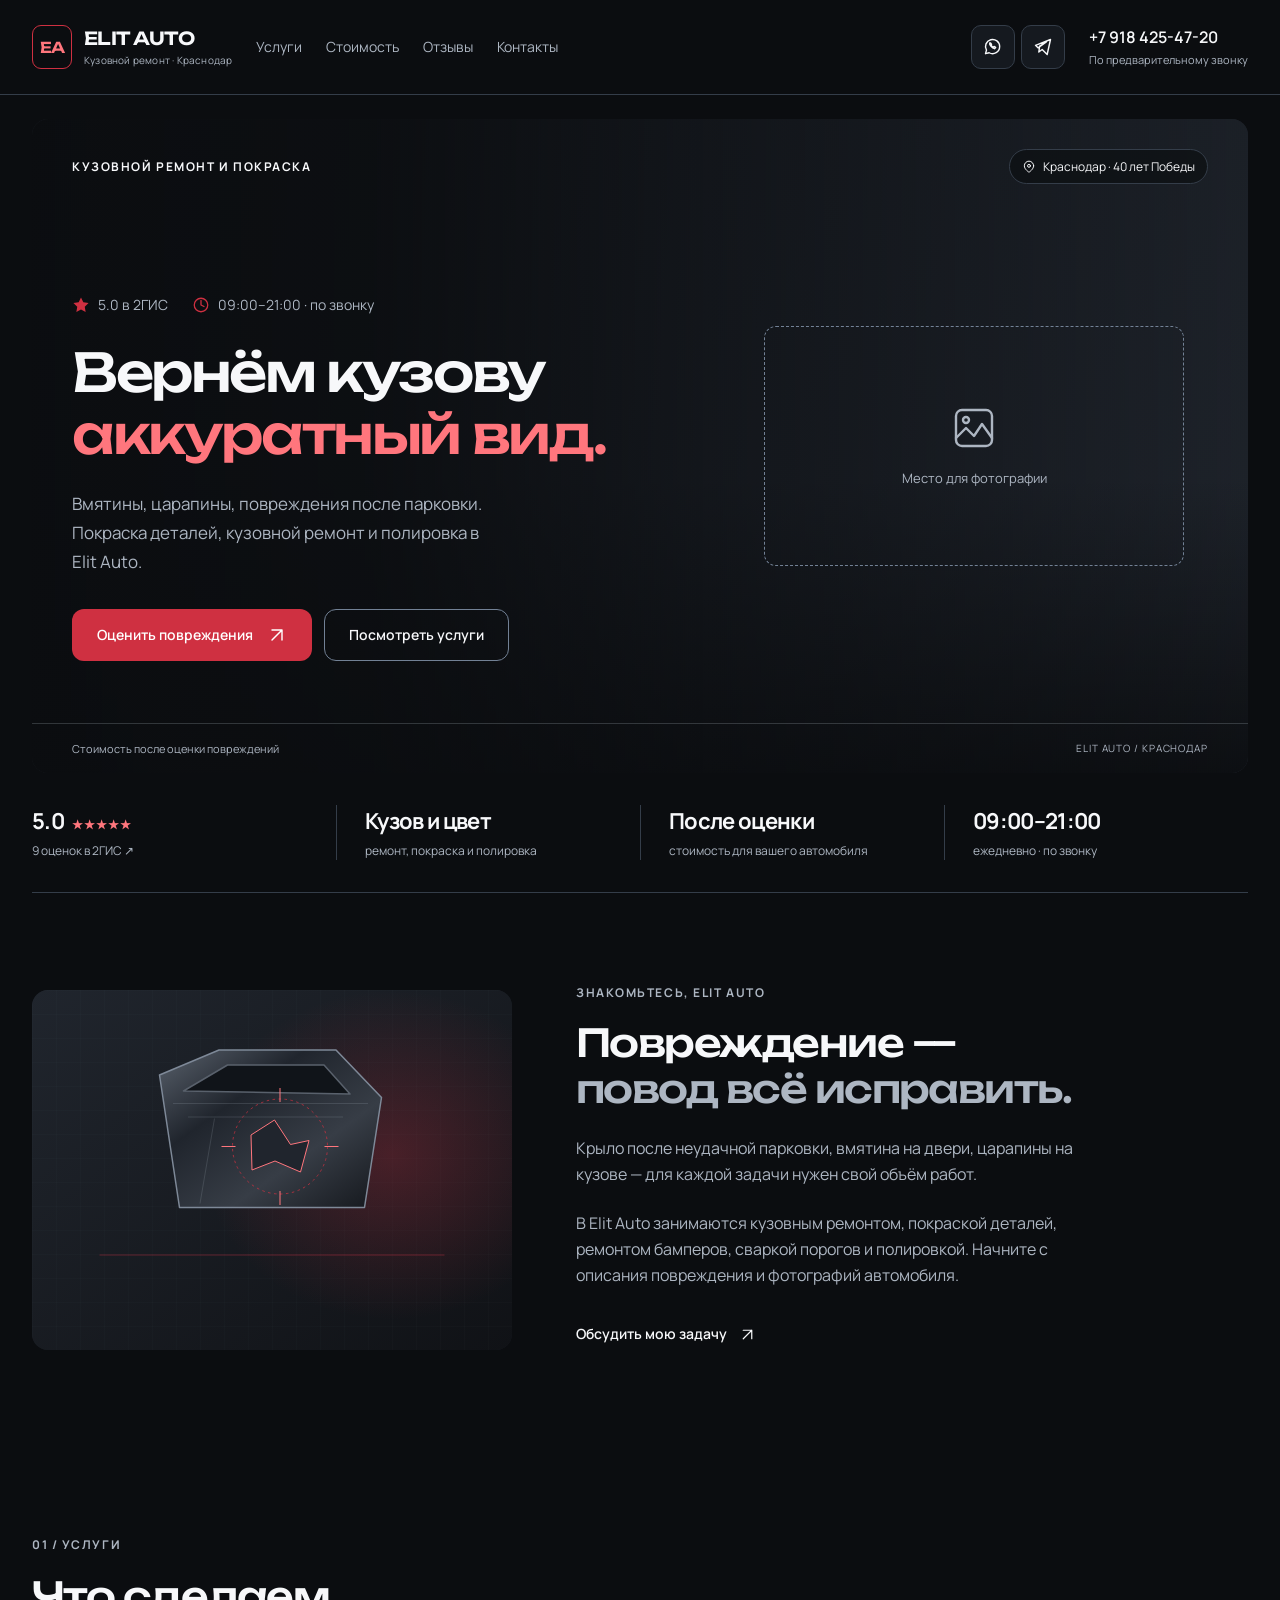
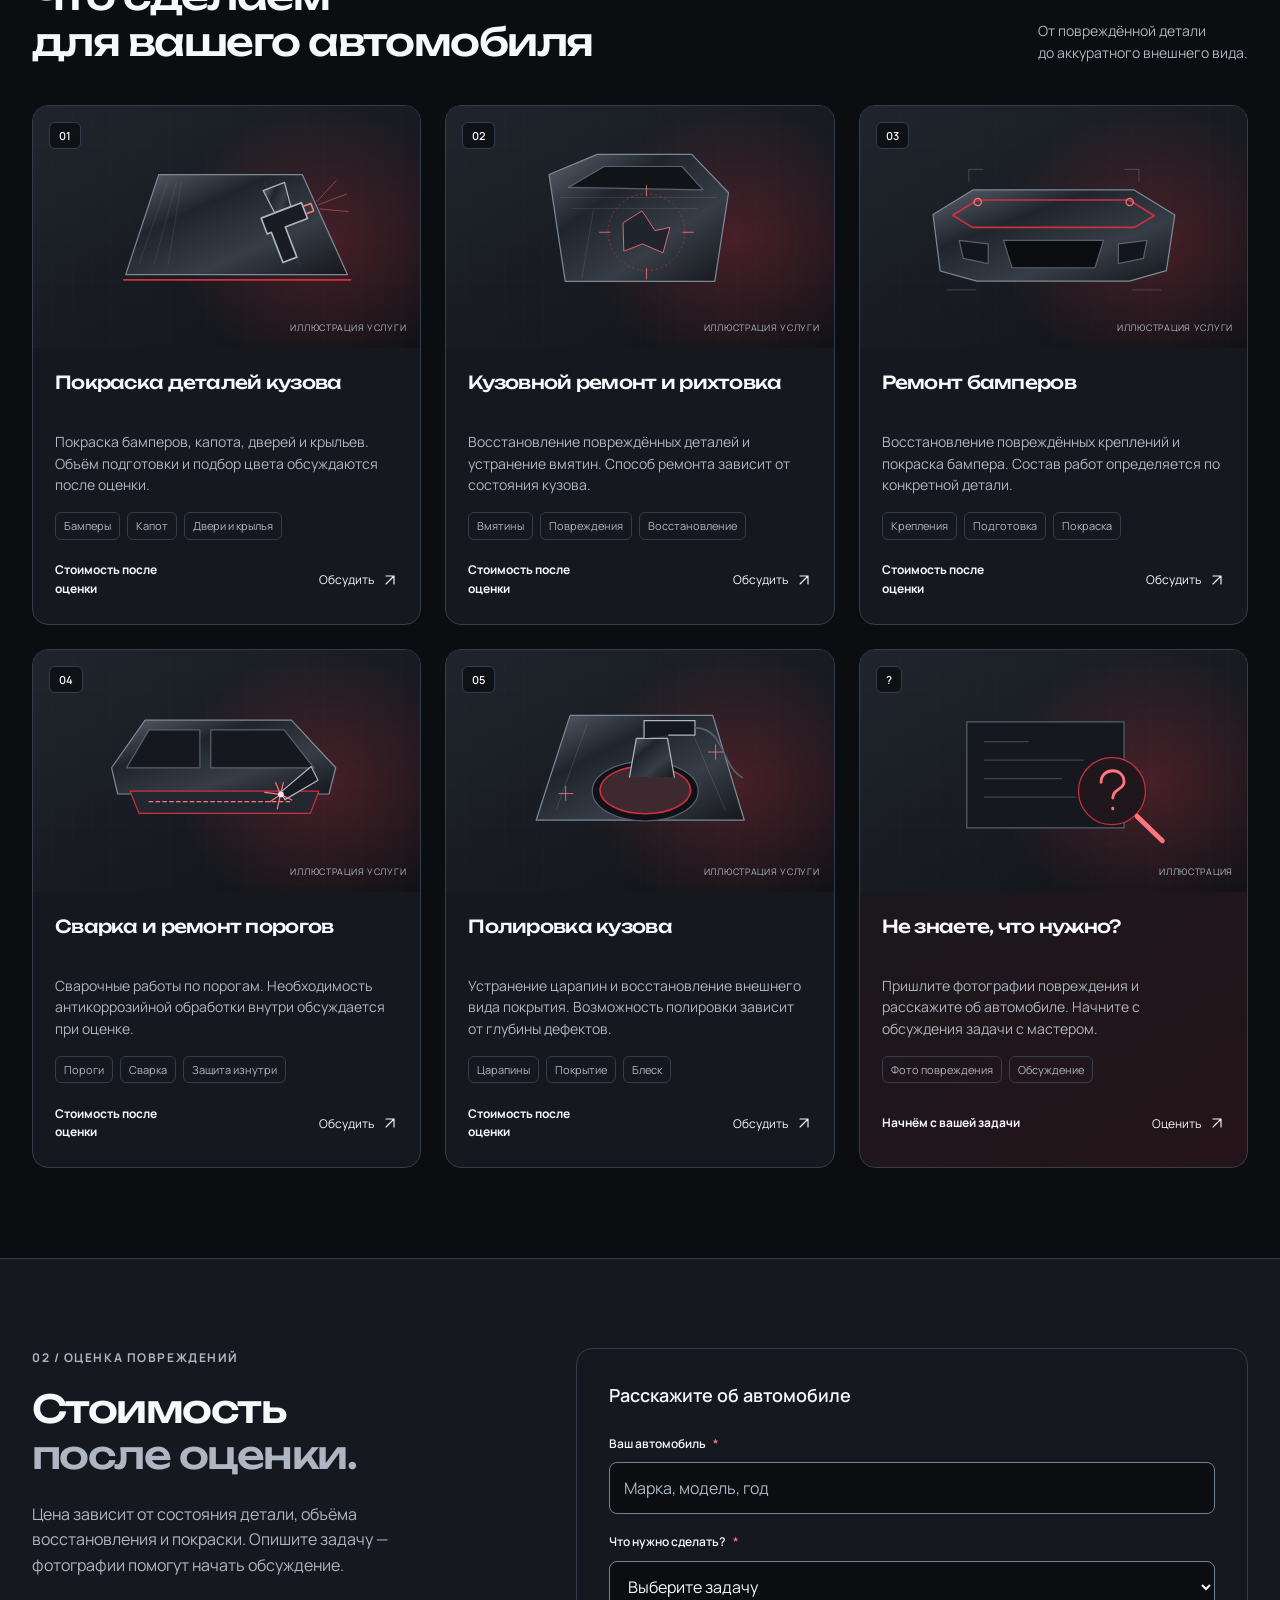
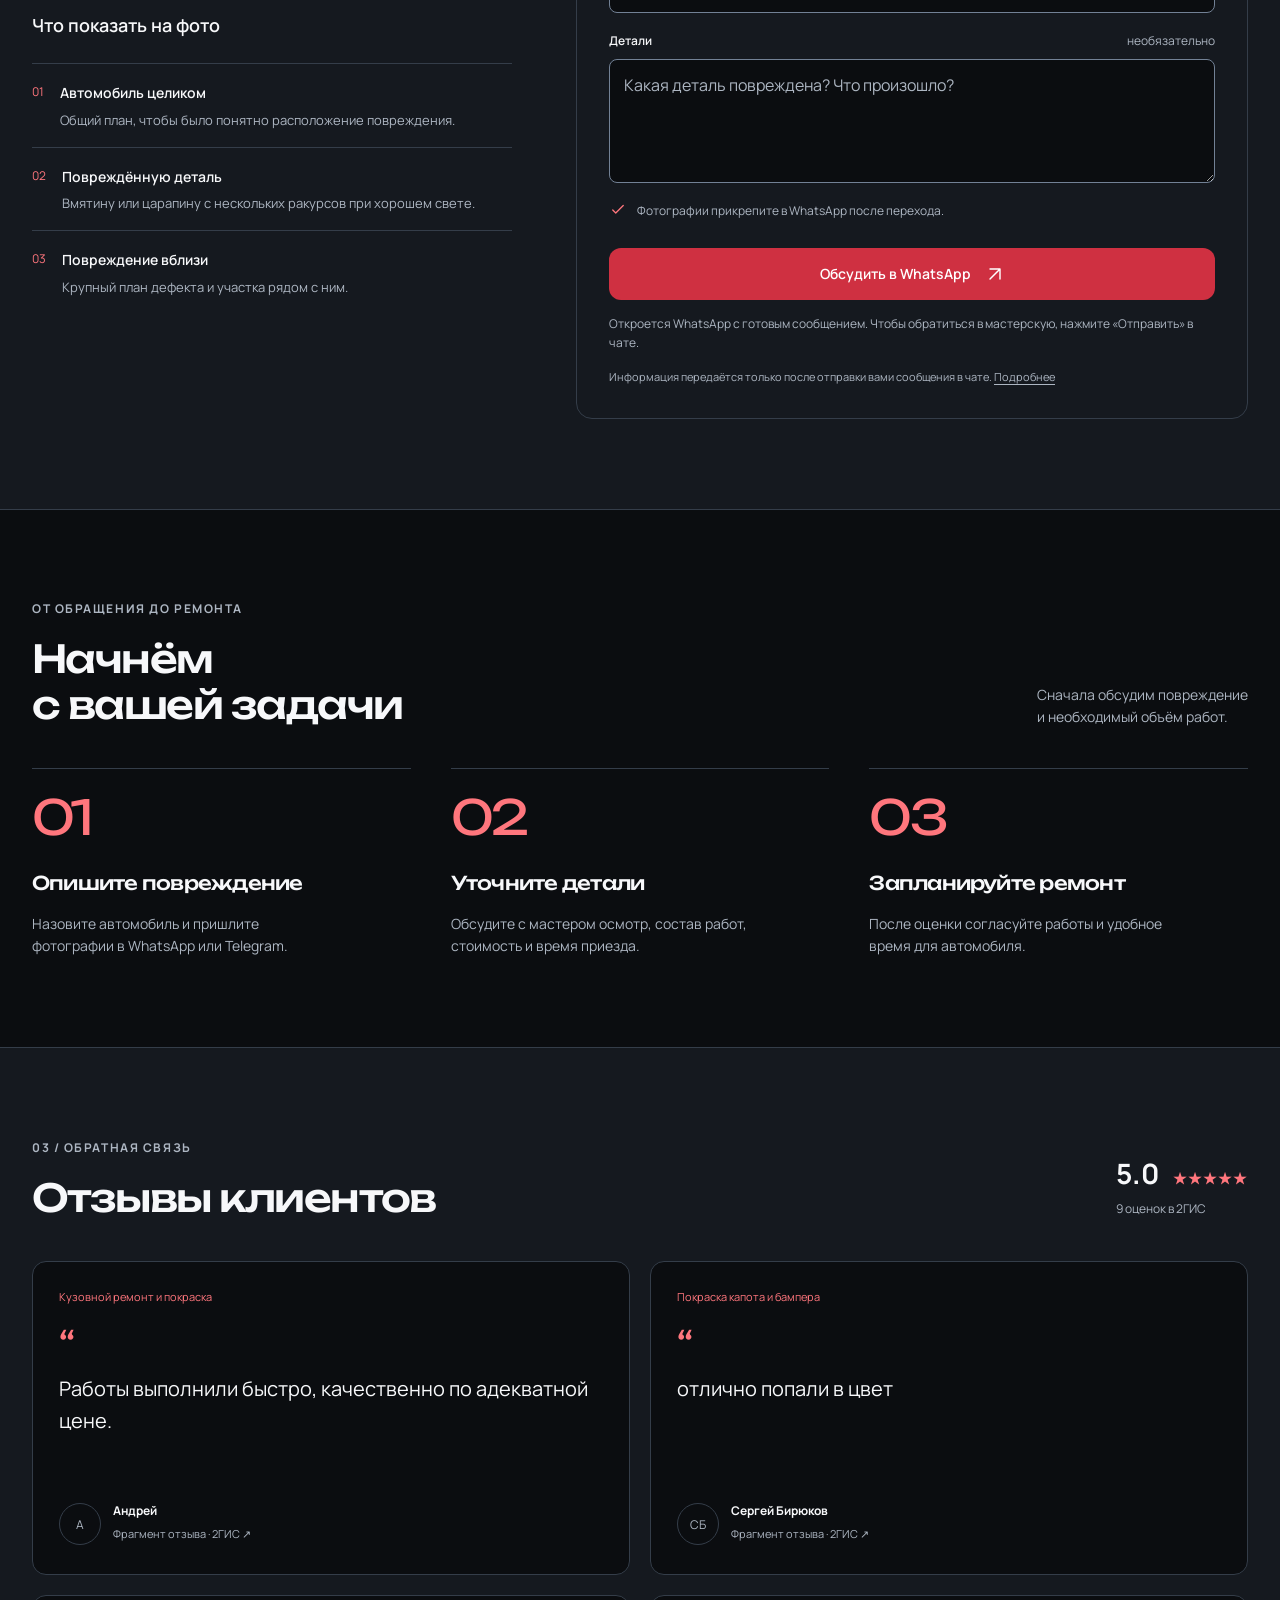
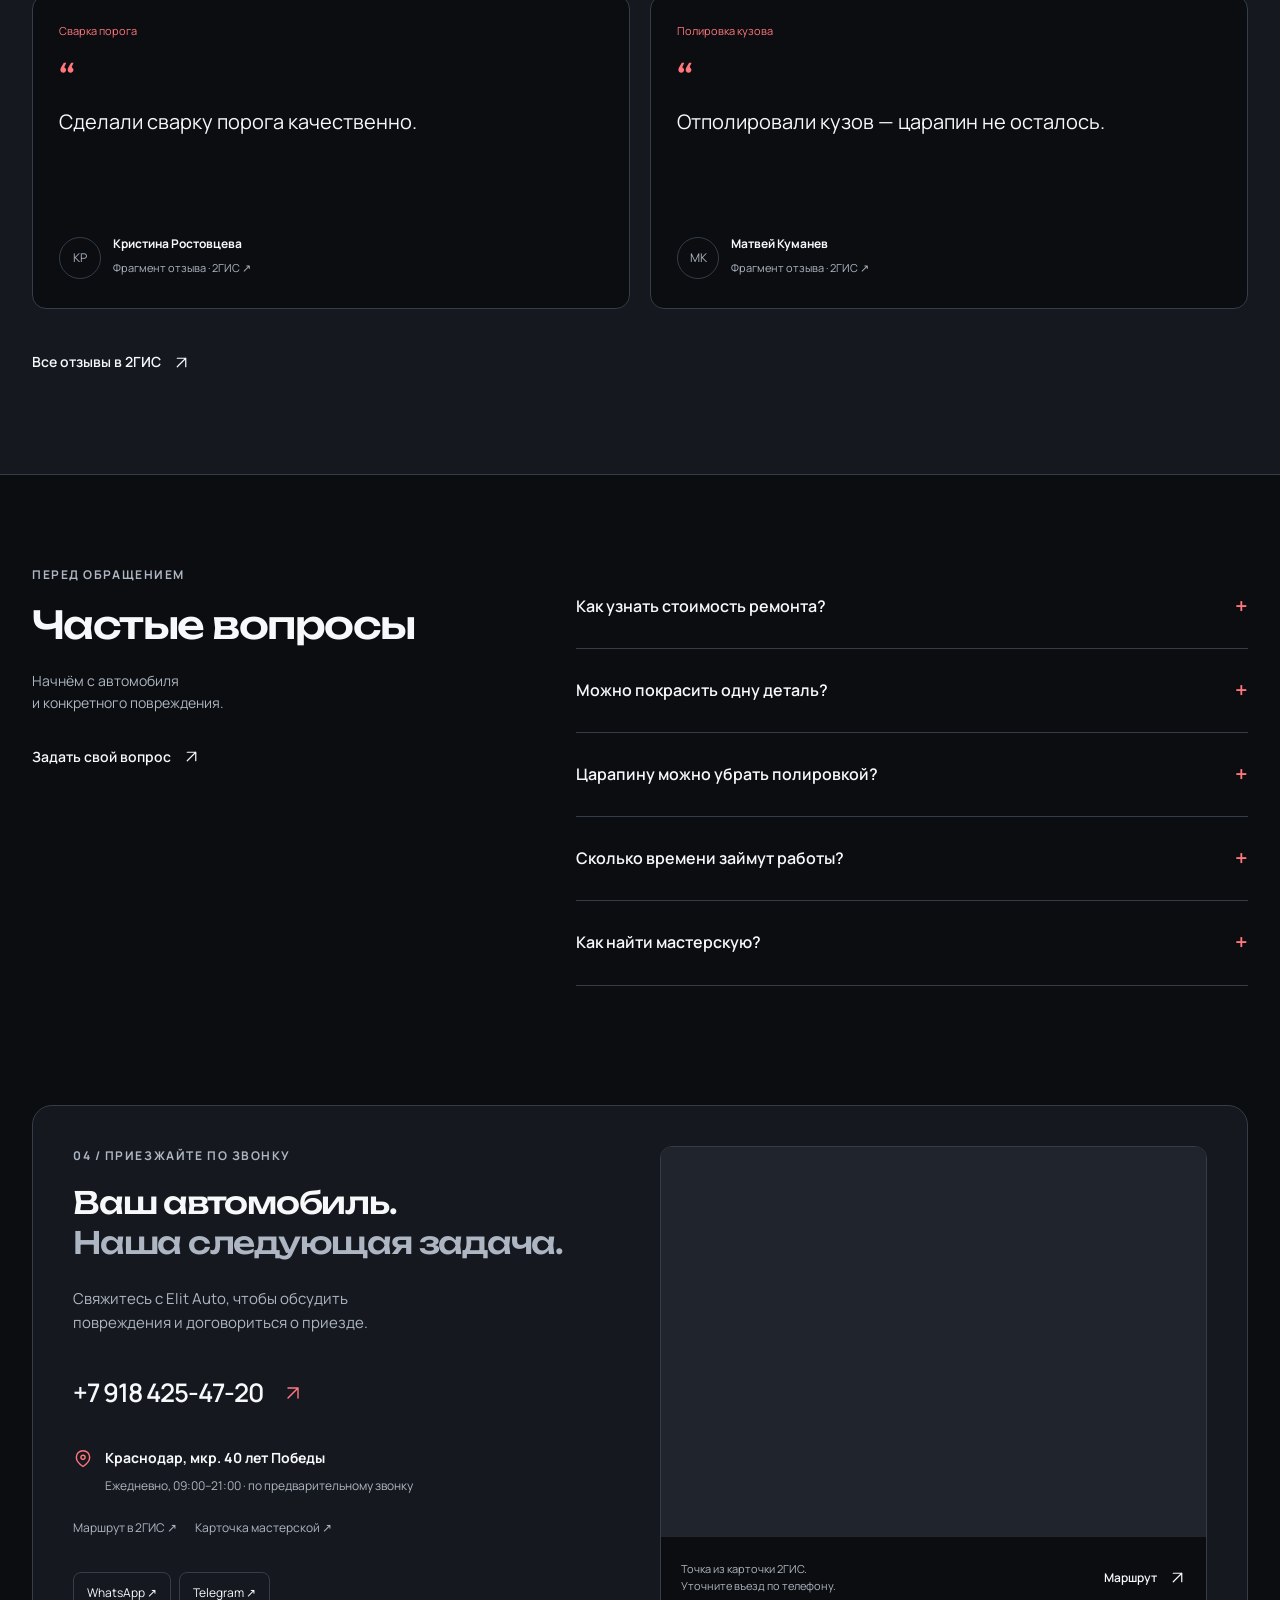
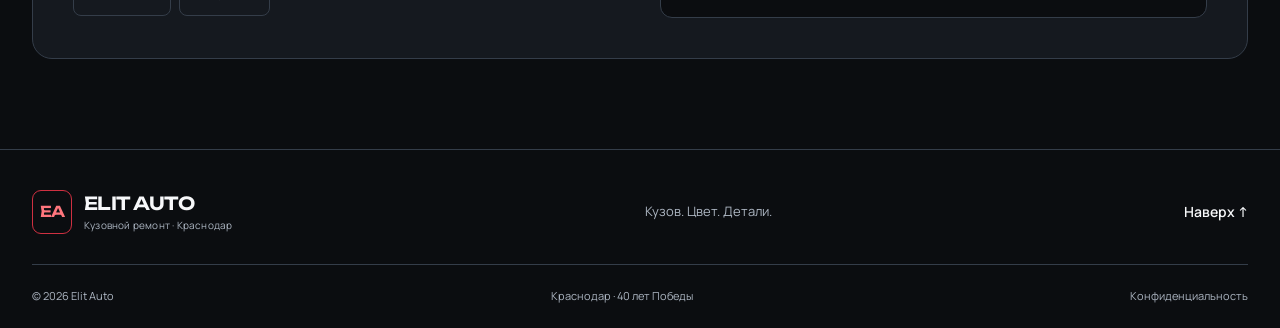
<file: index.html>
<!doctype html>
<html lang="ru" data-system="cinematic">
<head>
  <meta charset="utf-8">
  <meta name="viewport" content="width=device-width, initial-scale=1">
  <title>Elit Auto — кузовной ремонт и покраска в Краснодаре</title>
  <meta name="description" content="Покраска деталей, кузовной ремонт, ремонт бамперов, сварка порогов и полировка в Краснодаре. Elit Auto: стоимость после оценки повреждений. +7 918 425-47-20.">
  <meta name="theme-color" content="#0B0D10">
  <meta property="og:type" content="website">
  <meta property="og:locale" content="ru_RU">
  <meta property="og:title" content="Elit Auto — кузовной ремонт и покраска">
  <meta property="og:description" content="Вернём кузову аккуратный вид. Краснодар. Стоимость после оценки повреждений.">
  <meta property="og:url" content="https://elit-auto-krasnodar.erofeypavlovich.chatgpt.site/">
  <link rel="canonical" href="https://elit-auto-krasnodar.erofeypavlovich.chatgpt.site/">
  <link rel="icon" href="assets/favicon.svg" type="image/svg+xml">
  <link rel="preload" href="assets/fonts/Manrope.woff" as="font" type="font/woff" crossorigin>
  <link rel="preload" href="assets/fonts/Unbounded.woff" as="font" type="font/woff" crossorigin>
  <link rel="stylesheet" href="tokens.css">
  <link rel="stylesheet" href="styles.css">
  <script type="application/ld+json">{"@context": "https://schema.org", "@type": "AutoBodyShop", "name": "Elit Auto", "url": "https://elit-auto-krasnodar.erofeypavlovich.chatgpt.site/", "telephone": "+79184254720", "description": "Кузовной ремонт, покраска деталей, ремонт бамперов, сварка порогов и полировка в Краснодаре.", "address": {"@type": "PostalAddress", "addressLocality": "Краснодар", "addressCountry": "RU"}, "geo": {"@type": "GeoCoordinates", "latitude": 45.050608, "longitude": 39.004869}, "sameAs": ["https://2gis.ru/krasnodar/firm/70000001096954337", "https://t.me/+79184254720"]}</script>
  <script src="app.js" defer></script>
</head>
<body>
<a class="skip-link" href="#main">Перейти к содержимому</a>
<svg class="icon-sprite" aria-hidden="true" xmlns="http://www.w3.org/2000/svg">
  <symbol id="i-arrow" viewBox="0 0 24 24"><path d="M6 18 18 6M6 6h12v12"/></symbol>
  <symbol id="i-pin" viewBox="0 0 24 24"><path d="M20 10c0 6-8 11-8 11S4 16 4 10a8 8 0 1 1 16 0Z"/><circle cx="12" cy="10" r="2.5"/></symbol>
  <symbol id="i-check" viewBox="0 0 24 24"><path d="m5 12 4 4L19 6"/></symbol>
  <symbol id="i-close" viewBox="0 0 24 24"><path d="m6 6 12 12M18 6 6 18"/></symbol>
  <symbol id="i-menu" viewBox="0 0 24 24"><path d="M4 7h16M4 12h16M4 17h16"/></symbol>
  <symbol id="i-tg" viewBox="0 0 24 24"><path d="m3 10 18-7-4 18-6-6-4 3 1-7 8-5-10 7-3-3Z"/></symbol>
  <symbol id="i-wa" viewBox="0 0 24 24"><path d="M20 11.5a8.5 8.5 0 0 1-12.6 7.4L3 20l1.2-4.2A8.5 8.5 0 1 1 20 11.5Z"/><path d="M8 7c-.6 2.5 3 6.5 5.8 7l1.4-1.5-2-1.2-1 1a7 7 0 0 1-2.7-2.8l.8-.7L9 7H8Z"/></symbol>
  <symbol id="i-star" viewBox="0 0 24 24"><path d="m12 2 3.1 6.3 7 .9-5.1 5 1.2 7L12 18l-6.2 3.2 1.2-7-5.1-5 7-.9L12 2Z"/></symbol>
  <symbol id="i-clock" viewBox="0 0 24 24"><circle cx="12" cy="12" r="9"/><path d="M12 6v6l4 2"/></symbol>
  <symbol id="i-photo" viewBox="0 0 24 24"><rect x="3" y="3" width="18" height="18" rx="3"/><circle cx="8" cy="8" r="1.5"/><path d="m3 17 5-5 4 4 4-6 5 7"/></symbol>
</svg>
<header class="header" id="top"><div class="container header-inner">
  <a class="brand" href="#top" aria-label="Elit Auto — на главную"><span class="brand-monogram" aria-hidden="true">EA</span><span class="brand-text">ELIT AUTO<span>Кузовной ремонт · Краснодар</span></span></a>
  <nav class="desktop-nav" aria-label="Главная навигация"><a href="#services">Услуги</a><a href="#estimate">Стоимость</a><a href="#reviews">Отзывы</a><a href="#contacts">Контакты</a></nav>
  <div class="header-social" aria-label="Мессенджеры"><a href="https://wa.me/79184254720" target="_blank" rel="noopener noreferrer" aria-label="Написать в WhatsApp" title="WhatsApp"><svg><use href="#i-wa"/></svg></a><a href="https://t.me/+79184254720" target="_blank" rel="noopener noreferrer" aria-label="Написать в Telegram" title="Telegram"><svg><use href="#i-tg"/></svg></a></div>
  <a class="header-phone" href="tel:+79184254720">+7 918 425-47-20<span>По предварительному звонку</span></a>
  <button class="icon-button menu-toggle" type="button" aria-label="Открыть меню" aria-controls="menu-dialog" aria-expanded="false"><svg><use href="#i-menu"/></svg></button>
</div></header>
<main id="main">
  <section class="hero container" aria-labelledby="hero-title"><div class="hero-scene">
    <div class="hero-media hero-photo-placeholder" aria-hidden="true"></div><div class="hero-shade"></div><div class="photo-placeholder-label" role="img" aria-label="Место для фотографии"><svg aria-hidden="true"><use href="#i-photo"/></svg><span>Место для фотографии</span></div>
    <div class="hero-top"><span class="eyebrow">Кузовной ремонт и покраска</span><span class="location-label"><svg><use href="#i-pin"/></svg>Краснодар · 40 лет Победы</span></div>
    <div class="hero-content">
      <div class="hero-facts"><a href="https://2gis.ru/krasnodar/firm/70000001096954337/tab/reviews" target="_blank" rel="noopener noreferrer"><svg class="fact-star" aria-hidden="true"><use href="#i-star"/></svg>5.0 в 2ГИС</a><span><svg aria-hidden="true"><use href="#i-clock"/></svg>09:00–21:00 · по звонку</span></div>
      <h1 id="hero-title">Вернём кузову<br><span>аккуратный вид.</span></h1>
      <p>Вмятины, царапины, повреждения после парковки. Покраска деталей, кузовной ремонт и полировка в Elit Auto.</p>
      <div class="hero-actions"><a class="button button-primary" href="#estimate">Оценить повреждения<svg><use href="#i-arrow"/></svg></a><a class="button button-outline" href="#services">Посмотреть услуги</a></div>
    </div>
    <div class="hero-bottom"><span>Стоимость после оценки повреждений</span><span>Elit Auto / Краснодар</span></div>
  </div><div class="trust-strip">
    <a href="https://2gis.ru/krasnodar/firm/70000001096954337/tab/reviews" target="_blank" rel="noopener noreferrer"><strong>5.0 <span class="stars" aria-hidden="true">★★★★★</span></strong><span>9 оценок в 2ГИС ↗</span></a>
    <div><strong>Кузов и цвет</strong><span>ремонт, покраска и полировка</span></div>
    <div><strong>После оценки</strong><span>стоимость для вашего автомобиля</span></div>
    <div><strong>09:00–21:00</strong><span>ежедневно · по звонку</span></div>
  </div></section>

  <section class="section container about" id="about" aria-labelledby="about-title">
    <div class="about-visual"><img src="assets/about.svg" alt="Схематичная иллюстрация восстановления кузовной детали" width="960" height="720" loading="lazy"></div>
    <div class="about-copy"><p class="eyebrow">Знакомьтесь, Elit Auto</p><h2 id="about-title">Повреждение —<br><span class="text-muted">повод всё исправить.</span></h2><p>Крыло после неудачной парковки, вмятина на двери, царапины на кузове — для каждой задачи нужен свой объём работ.</p><p>В Elit Auto занимаются кузовным ремонтом, покраской деталей, ремонтом бамперов, сваркой порогов и полировкой. Начните с описания повреждения и фотографий автомобиля.</p><a class="text-link" href="#estimate">Обсудить мою задачу<svg><use href="#i-arrow"/></svg></a></div>
  </section>

  <section class="section container" id="services" aria-labelledby="services-title">
    <div class="section-heading"><div><p class="eyebrow">01 / Услуги</p><h2 id="services-title">Что сделаем<br>для вашего автомобиля</h2></div><p>От повреждённой детали<br>до аккуратного внешнего вида.</p></div>
    <div class="services-grid"><article class="service-card"><div class="service-image"><img src="assets/service-paint.svg" alt="Графическая иллюстрация: Покраска деталей кузова" width="960" height="600" loading="lazy"><span class="service-number">01</span><span class="illustration-label">Иллюстрация услуги</span></div><div class="service-body"><h3>Покраска деталей кузова</h3><p>Покраска бамперов, капота, дверей и крыльев. Объём подготовки и подбор цвета обсуждаются после оценки.</p><div class="service-tags"><span>Бамперы</span><span>Капот</span><span>Двери и крылья</span></div><div class="service-footer"><strong>Стоимость после оценки</strong><a href="#estimate" data-service="Покраска деталей кузова">Обсудить <svg aria-hidden="true"><use href="#i-arrow"/></svg></a></div></div></article><article class="service-card"><div class="service-image"><img src="assets/service-body.svg" alt="Графическая иллюстрация: Кузовной ремонт и рихтовка" width="960" height="600" loading="lazy"><span class="service-number">02</span><span class="illustration-label">Иллюстрация услуги</span></div><div class="service-body"><h3>Кузовной ремонт и рихтовка</h3><p>Восстановление повреждённых деталей и устранение вмятин. Способ ремонта зависит от состояния кузова.</p><div class="service-tags"><span>Вмятины</span><span>Повреждения</span><span>Восстановление</span></div><div class="service-footer"><strong>Стоимость после оценки</strong><a href="#estimate" data-service="Кузовной ремонт и рихтовка">Обсудить <svg aria-hidden="true"><use href="#i-arrow"/></svg></a></div></div></article><article class="service-card"><div class="service-image"><img src="assets/service-bumper.svg" alt="Графическая иллюстрация: Ремонт бамперов" width="960" height="600" loading="lazy"><span class="service-number">03</span><span class="illustration-label">Иллюстрация услуги</span></div><div class="service-body"><h3>Ремонт бамперов</h3><p>Восстановление повреждённых креплений и покраска бампера. Состав работ определяется по конкретной детали.</p><div class="service-tags"><span>Крепления</span><span>Подготовка</span><span>Покраска</span></div><div class="service-footer"><strong>Стоимость после оценки</strong><a href="#estimate" data-service="Ремонт бамперов">Обсудить <svg aria-hidden="true"><use href="#i-arrow"/></svg></a></div></div></article><article class="service-card"><div class="service-image"><img src="assets/service-welding.svg" alt="Графическая иллюстрация: Сварка и ремонт порогов" width="960" height="600" loading="lazy"><span class="service-number">04</span><span class="illustration-label">Иллюстрация услуги</span></div><div class="service-body"><h3>Сварка и ремонт порогов</h3><p>Сварочные работы по порогам. Необходимость антикоррозийной обработки внутри обсуждается при оценке.</p><div class="service-tags"><span>Пороги</span><span>Сварка</span><span>Защита изнутри</span></div><div class="service-footer"><strong>Стоимость после оценки</strong><a href="#estimate" data-service="Сварка и ремонт порогов">Обсудить <svg aria-hidden="true"><use href="#i-arrow"/></svg></a></div></div></article><article class="service-card"><div class="service-image"><img src="assets/service-polish.svg" alt="Графическая иллюстрация: Полировка кузова" width="960" height="600" loading="lazy"><span class="service-number">05</span><span class="illustration-label">Иллюстрация услуги</span></div><div class="service-body"><h3>Полировка кузова</h3><p>Устранение царапин и восстановление внешнего вида покрытия. Возможность полировки зависит от глубины дефектов.</p><div class="service-tags"><span>Царапины</span><span>Покрытие</span><span>Блеск</span></div><div class="service-footer"><strong>Стоимость после оценки</strong><a href="#estimate" data-service="Полировка кузова">Обсудить <svg aria-hidden="true"><use href="#i-arrow"/></svg></a></div></div></article><article class="service-card service-consult"><div class="service-image"><img src="assets/service-consult.svg" alt="Графическая иллюстрация оценки повреждений" width="960" height="600" loading="lazy"><span class="service-number">?</span><span class="illustration-label">Иллюстрация</span></div><div class="service-body"><h3>Не знаете, что нужно?</h3><p>Пришлите фотографии повреждения и расскажите об автомобиле. Начните с обсуждения задачи с мастером.</p><div class="service-tags"><span>Фото повреждения</span><span>Обсуждение</span></div><div class="service-footer"><strong>Начнём с вашей задачи</strong><a href="#estimate" data-service="Нужна консультация">Оценить <svg aria-hidden="true"><use href="#i-arrow"/></svg></a></div></div></article></div>
  </section>

  <section class="section prices-section" id="estimate" aria-labelledby="estimate-title"><div class="container price-layout">
    <div class="price-intro"><p class="eyebrow">02 / Оценка повреждений</p><h2 id="estimate-title">Стоимость<br><span class="text-muted">после оценки.</span></h2><p>Цена зависит от состояния детали, объёма восстановления и покраски. Опишите задачу — фотографии помогут начать обсуждение.</p><div class="photo-guide"><p class="form-title">Что показать на фото</p><ol><li><span>01</span><div><strong>Автомобиль целиком</strong><p>Общий план, чтобы было понятно расположение повреждения.</p></div></li><li><span>02</span><div><strong>Повреждённую деталь</strong><p>Вмятину или царапину с нескольких ракурсов при хорошем свете.</p></div></li><li><span>03</span><div><strong>Повреждение вблизи</strong><p>Крупный план дефекта и участка рядом с ним.</p></div></li></ol></div></div>
    <form class="lead-form estimate-form" id="lead-form"><p class="form-title">Расскажите об автомобиле</p><div class="field"><label for="car">Ваш автомобиль <span aria-hidden="true">*</span></label><input id="car" name="car" placeholder="Марка, модель, год" maxlength="100" required autocomplete="off"></div><div class="field"><label for="service">Что нужно сделать? <span aria-hidden="true">*</span></label><select id="service" name="service" required><option value="">Выберите задачу</option><option>Покраска деталей кузова</option><option>Кузовной ремонт и рихтовка</option><option>Ремонт бамперов</option><option>Сварка и ремонт порогов</option><option>Полировка кузова</option><option>Нужна консультация</option></select></div><div class="field"><label for="message">Детали <span class="optional">необязательно</span></label><textarea id="message" name="message" rows="4" maxlength="1200" placeholder="Какая деталь повреждена? Что произошло?"></textarea></div><p class="photo-hint"><svg aria-hidden="true"><use href="#i-check"/></svg>Фотографии прикрепите в WhatsApp после перехода.</p><button class="button button-primary form-submit" type="submit">Обсудить в WhatsApp<svg><use href="#i-arrow"/></svg></button><p class="form-note">Откроется WhatsApp с готовым сообщением. Чтобы обратиться в мастерскую, нажмите «Отправить» в чате.</p><p class="form-status" id="form-status" role="status" aria-live="polite"></p><p class="form-privacy">Информация передаётся только после отправки вами сообщения в чате. <a href="privacy.html">Подробнее</a></p></form>
  </div></section>

  <section class="section container" id="process" aria-labelledby="process-title"><div class="section-heading"><div><p class="eyebrow">От обращения до ремонта</p><h2 id="process-title">Начнём<br>с вашей задачи</h2></div><p>Сначала обсудим повреждение<br>и необходимый объём работ.</p></div><ol class="process-grid"><li><span class="step-number">01</span><h3>Опишите повреждение</h3><p>Назовите автомобиль и пришлите фотографии в WhatsApp или Telegram.</p></li><li><span class="step-number">02</span><h3>Уточните детали</h3><p>Обсудите с мастером осмотр, состав работ, стоимость и время приезда.</p></li><li><span class="step-number">03</span><h3>Запланируйте ремонт</h3><p>После оценки согласуйте работы и удобное время для автомобиля.</p></li></ol></section>

  <section class="section reviews-section" id="reviews" aria-labelledby="reviews-title"><div class="container"><div class="section-heading"><div><p class="eyebrow">03 / Обратная связь</p><h2 id="reviews-title">Отзывы клиентов</h2></div><div class="review-summary"><strong>5.0 <span aria-hidden="true">★★★★★</span></strong><span>9 оценок в 2ГИС</span></div></div><div class="reviews-grid"><article class="review-card"><span class="review-task">Кузовной ремонт и покраска</span><span class="quote-mark" aria-hidden="true">“</span><blockquote>Работы выполнили быстро, качественно по адекватной цене.</blockquote><div class="review-person"><span class="review-avatar" aria-hidden="true">А</span><div><strong>Андрей</strong><a href="https://2gis.ru/krasnodar/firm/70000001096954337/tab/reviews" target="_blank" rel="noopener noreferrer">Фрагмент отзыва · 2ГИС ↗</a></div></div></article><article class="review-card"><span class="review-task">Покраска капота и бампера</span><span class="quote-mark" aria-hidden="true">“</span><blockquote>отлично попали в цвет</blockquote><div class="review-person"><span class="review-avatar" aria-hidden="true">СБ</span><div><strong>Сергей Бирюков</strong><a href="https://2gis.ru/krasnodar/firm/70000001096954337/tab/reviews" target="_blank" rel="noopener noreferrer">Фрагмент отзыва · 2ГИС ↗</a></div></div></article><article class="review-card"><span class="review-task">Сварка порога</span><span class="quote-mark" aria-hidden="true">“</span><blockquote>Сделали сварку порога качественно.</blockquote><div class="review-person"><span class="review-avatar" aria-hidden="true">КР</span><div><strong>Кристина Ростовцева</strong><a href="https://2gis.ru/krasnodar/firm/70000001096954337/tab/reviews" target="_blank" rel="noopener noreferrer">Фрагмент отзыва · 2ГИС ↗</a></div></div></article><article class="review-card"><span class="review-task">Полировка кузова</span><span class="quote-mark" aria-hidden="true">“</span><blockquote>Отполировали кузов — царапин не осталось.</blockquote><div class="review-person"><span class="review-avatar" aria-hidden="true">МК</span><div><strong>Матвей Куманев</strong><a href="https://2gis.ru/krasnodar/firm/70000001096954337/tab/reviews" target="_blank" rel="noopener noreferrer">Фрагмент отзыва · 2ГИС ↗</a></div></div></article></div><div class="review-links"><a class="text-link" href="https://2gis.ru/krasnodar/firm/70000001096954337/tab/reviews" target="_blank" rel="noopener noreferrer">Все отзывы в 2ГИС<svg><use href="#i-arrow"/></svg></a></div></div></section>

  <section class="section container faq-layout" id="faq" aria-labelledby="faq-title"><div><p class="eyebrow">Перед обращением</p><h2 id="faq-title">Частые вопросы</h2><p class="text-muted">Начнём с автомобиля<br>и конкретного повреждения.</p><a class="text-link" href="tel:+79184254720">Задать свой вопрос<svg><use href="#i-arrow"/></svg></a></div><div class="faq-list">
    <details><summary>Как узнать стоимость ремонта?<span aria-hidden="true">+</span></summary><p>Стоимость определяется после оценки повреждений. Напишите марку, модель и год автомобиля, опишите задачу и приложите фотографии в мессенджере. Необходимость осмотра уточните у мастера.</p></details>
    <details><summary>Можно покрасить одну деталь?<span aria-hidden="true">+</span></summary><p>Среди направлений Elit Auto — покраска отдельных деталей: бамперов, капота, дверей и крыльев. Объём восстановления и покраски обсуждается для конкретного повреждения.</p></details>
    <details><summary>Царапину можно убрать полировкой?<span aria-hidden="true">+</span></summary><p>Это зависит от глубины повреждения. По фотографии можно начать обсуждение, а способ восстановления мастер определяет после оценки состояния покрытия.</p></details>
    <details><summary>Сколько времени займут работы?<span aria-hidden="true">+</span></summary><p>Срок зависит от состояния детали и объёма ремонта. Уточните его вместе со стоимостью до записи.</p></details>
    <details><summary>Как найти мастерскую?<span aria-hidden="true">+</span></summary><p>Внизу страницы — точка расположения из карточки 2ГИС. Перед поездкой позвоните: мастер подскажет въезд и согласует время.</p></details>
  </div></section>

  <section class="section container contacts" id="contacts" aria-labelledby="contacts-title"><div class="contact-layout contact-map-layout">
    <div class="contact-copy"><p class="eyebrow">04 / Приезжайте по звонку</p><h2 id="contacts-title">Ваш автомобиль.<br><span class="text-muted">Наша следующая задача.</span></h2><p>Свяжитесь с Elit Auto, чтобы обсудить повреждения и договориться о приезде.</p><a class="contact-phone" href="tel:+79184254720">+7 918 425-47-20<svg><use href="#i-arrow"/></svg></a><div class="contact-address"><svg><use href="#i-pin"/></svg><div><strong>Краснодар, мкр. 40 лет Победы</strong><span>Ежедневно, 09:00–21:00 · по предварительному звонку</span></div></div><div class="contact-links"><a href="https://2gis.ru/krasnodar/directions/points/%7C39.004869%2C45.050608%3B70000001096954337" target="_blank" rel="noopener noreferrer">Маршрут в 2ГИС ↗</a><a href="https://2gis.ru/krasnodar/firm/70000001096954337" target="_blank" rel="noopener noreferrer">Карточка мастерской ↗</a></div><div class="social-links"><a href="https://wa.me/79184254720" target="_blank" rel="noopener noreferrer">WhatsApp ↗</a><a href="https://t.me/+79184254720" target="_blank" rel="noopener noreferrer">Telegram ↗</a></div></div>
    <div class="map-panel"><iframe src="https://yandex.ru/map-widget/v1/?ll=39.004869%2C45.050608&amp;z=17&amp;pt=39.004869%2C45.050608%2Cpm2rdm&amp;lang=ru_RU" title="Карта расположения Elit Auto в Краснодаре" width="600" height="480" loading="lazy" referrerpolicy="strict-origin-when-cross-origin" allowfullscreen></iframe><div class="map-caption"><span>Точка из карточки 2ГИС.<br>Уточните въезд по телефону.</span><a href="https://2gis.ru/krasnodar/directions/points/%7C39.004869%2C45.050608%3B70000001096954337" target="_blank" rel="noopener noreferrer" class="text-link">Маршрут<svg><use href="#i-arrow"/></svg></a></div></div>
  </div></section>
</main>
<footer class="footer"><div class="container footer-top"><a class="brand" href="#top"><span class="brand-monogram" aria-hidden="true">EA</span><span class="brand-text">ELIT AUTO<span>Кузовной ремонт · Краснодар</span></span></a><p>Кузов. Цвет. Детали.</p><a class="text-link" href="#top">Наверх ↑</a></div><div class="container footer-bottom"><span>© <span id="year">2026</span> Elit Auto</span><span>Краснодар · 40 лет Победы</span><a href="privacy.html">Конфиденциальность</a></div></footer>
<button class="backtop icon-button" type="button" aria-label="Вернуться наверх" hidden>↑</button>
<dialog class="menu-dialog" id="menu-dialog" aria-labelledby="menu-title"><div class="menu-panel"><div class="dialog-top"><span id="menu-title" class="eyebrow">Elit Auto / Меню</span><button class="icon-button" type="button" data-close="menu-dialog" aria-label="Закрыть меню"><svg><use href="#i-close"/></svg></button></div><nav aria-label="Мобильная навигация"><a href="#services">Услуги</a><a href="#estimate">Стоимость и оценка</a><a href="#process">Как начать</a><a href="#reviews">Отзывы</a><a href="#faq">Вопросы</a><a href="#contacts">Контакты</a></nav><div class="social-links"><a href="https://wa.me/79184254720" target="_blank" rel="noopener noreferrer">WhatsApp ↗</a><a href="https://t.me/+79184254720" target="_blank" rel="noopener noreferrer">Telegram ↗</a></div><a class="button button-primary" href="tel:+79184254720">Позвонить<svg><use href="#i-arrow"/></svg></a><p>Краснодар · по предварительному звонку</p></div></dialog>
</body></html>
</file>
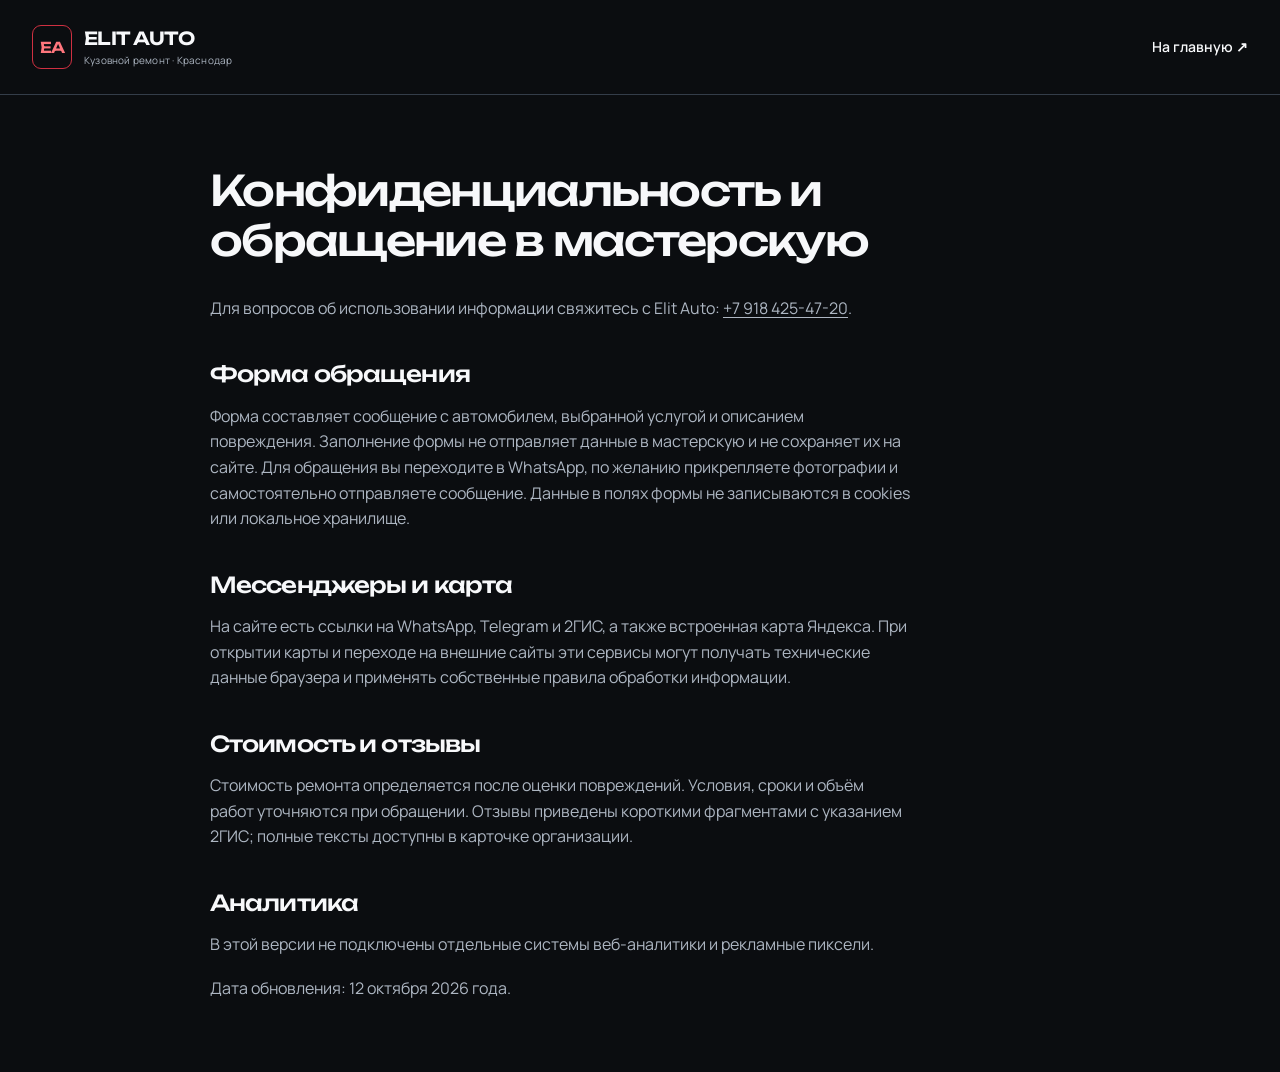
<file: privacy.html>
<!doctype html><html lang="ru" data-system="cinematic"><head><meta charset="utf-8"><meta name="viewport" content="width=device-width,initial-scale=1"><title>Конфиденциальность — Elit Auto</title><meta name="robots" content="noindex,follow"><link rel="icon" href="assets/favicon.svg" type="image/svg+xml"><link rel="stylesheet" href="tokens.css"><link rel="stylesheet" href="styles.css"></head><body><header class="header"><div class="container header-inner"><a class="brand" href="index.html"><span class="brand-monogram" aria-hidden="true">EA</span><span class="brand-text">ELIT AUTO<span>Кузовной ремонт · Краснодар</span></span></a><a class="text-link" href="index.html">На главную ↗</a></div></header><main class="container legal"><h1>Конфиденциальность и обращение в мастерскую</h1><p>Для вопросов об использовании информации свяжитесь с Elit Auto: <a href="tel:+79184254720">+7 918 425-47-20</a>.</p><h2>Форма обращения</h2><p>Форма составляет сообщение с автомобилем, выбранной услугой и описанием повреждения. Заполнение формы не отправляет данные в мастерскую и не сохраняет их на сайте. Для обращения вы переходите в WhatsApp, по желанию прикрепляете фотографии и самостоятельно отправляете сообщение. Данные в полях формы не записываются в cookies или локальное хранилище.</p><h2>Мессенджеры и карта</h2><p>На сайте есть ссылки на WhatsApp, Telegram и 2ГИС, а также встроенная карта Яндекса. При открытии карты и переходе на внешние сайты эти сервисы могут получать технические данные браузера и применять собственные правила обработки информации.</p><h2>Стоимость и отзывы</h2><p>Стоимость ремонта определяется после оценки повреждений. Условия, сроки и объём работ уточняются при обращении. Отзывы приведены короткими фрагментами с указанием 2ГИС; полные тексты доступны в карточке организации.</p><h2>Аналитика</h2><p>В этой версии не подключены отдельные системы веб-аналитики и рекламные пиксели.</p><p>Дата обновления: 12 октября 2026 года.</p></main></body></html>
</file>
<file: tokens.css>
/* Cinematic — HTML: data-system="cinematic". Полные цвета, без обёртки hsl(). */
:root[data-system="cinematic"] {
  --background: #0B0D10;
  --foreground: #F7F8FA;
  --card: #15191F;
  --muted: #20252D;
  --muted-foreground: #ADB6C2;
  --primary: #CF3041;
  --primary-foreground: #FFFFFF;
  --secondary: #272F39;
  --secondary-foreground: #F7F8FA;
  --accent: #352329;
  --accent-foreground: #FFDDE0;
  --border: #343D49;
  --input: #728195;
  --ring: #FF767D;
  --highlight: #FF767D;
  --destructive: #FB7185;
  --destructive-foreground: #3B0816;
  --success: #65D4A7;
  --success-foreground: #092C21;
  --warning: #F3CE7B;
  --warning-foreground: #352500;
  --card-foreground: #F7F8FA;
  --popover: #15191F;
  --popover-foreground: #F7F8FA;
  --surface: #20252D;
  --surface-foreground: #F7F8FA;
  --sidebar: #15191F;
  --sidebar-foreground: #F7F8FA;
  --sidebar-primary: #CF3041;
  --sidebar-primary-foreground: #FFFFFF;
  --sidebar-accent: #352329;
  --sidebar-accent-foreground: #FFDDE0;
  --sidebar-border: #343D49;
  --sidebar-ring: #FF767D;
  --chart-1: #FF767D;
  --chart-2: #7ACCD5;
  --chart-3: #D8B47D;
  --chart-4: #9DABEE;
  --chart-5: #A9D5AA;
  --radius: 1rem;
  --radius-button: .75rem;
  --font-body: "Manrope", Arial, sans-serif;
  --font-display: "Unbounded", Arial, sans-serif;
  --display-weight: 500;
  --display-tracking: -.04em;
  --text-hero: clamp(2rem, 5vw, 4.75rem);
  --text-h2: clamp(1.75rem, 3vw, 3rem);
  --section-space: clamp(3.5rem, 7vw, 7rem);
  --container-width: 80rem;
  --duration-panel: 220ms;
  color-scheme: dark;
}
</file>
<file: styles.css>
@font-face{font-family:Manrope;src:url('assets/fonts/Manrope.woff') format('woff');font-style:normal;font-weight:200 800;font-display:swap}
@font-face{font-family:Unbounded;src:url('assets/fonts/Unbounded.woff') format('woff');font-style:normal;font-weight:200 900;font-display:swap}
*{box-sizing:border-box}html{scroll-behavior:smooth;scroll-padding-top:112px}body{margin:0;background:var(--background);color:var(--foreground);font-family:var(--font-body);font-size:16px;line-height:1.6}body.modal-open{overflow:hidden}button,input,textarea,select{font:inherit}button,a,input,select,textarea{-webkit-tap-highlight-color:transparent}button{cursor:pointer}a{color:inherit;text-decoration:none}img{display:block;max-width:100%;height:auto}button{color:inherit}svg{width:20px;height:20px;fill:none;stroke:currentColor;stroke-width:1.7;stroke-linecap:round;stroke-linejoin:round;flex-shrink:0}h1,h2,h3,p{margin:0}h1,h2,h3{font-family:var(--font-display);font-weight:500;letter-spacing:var(--display-tracking);line-height:1.2}h2{font-size:var(--text-h2)}h3{font-size:20px;line-height:1.35}p+p{margin-top:18px}:focus-visible{outline:2px solid var(--ring);outline-offset:5px;border-radius:4px}::selection{background:var(--primary);color:var(--primary-foreground)}.container{width:min(calc(100% - 64px),var(--container-width));margin-inline:auto;min-width:0}.section{padding-block:var(--section-space)}.eyebrow{font-size:12px;font-weight:700;letter-spacing:.13em;text-transform:uppercase;color:var(--muted-foreground);margin-bottom:18px}.text-muted{color:var(--muted-foreground)}.fine-print{font-size:13px;color:var(--muted-foreground);line-height:1.7}.icon-sprite{position:absolute;width:0;height:0;overflow:hidden}.sr-only{position:absolute;width:1px;height:1px;padding:0;margin:-1px;overflow:hidden;clip:rect(0,0,0,0);white-space:nowrap;border:0}.skip-link{position:fixed;left:16px;top:12px;z-index:100;transform:translateY(-200%);background:var(--primary);padding:12px 20px;border-radius:8px}.skip-link:focus{transform:translateY(0)}
.header{position:sticky;top:0;z-index:30;background:var(--background);border-bottom:1px solid var(--border)}.header-inner{display:flex;align-items:center;justify-content:space-between;gap:24px;min-height:94px}.brand{display:flex;align-items:center;gap:12px;flex-shrink:0}.brand-symbol{width:38px;height:44px;color:var(--primary);stroke-width:2.2}.brand-text{font:600 18px/1.4 var(--font-display);letter-spacing:-.045em}.brand-text>span{display:block;color:var(--muted-foreground);font:400 11px/1.5 var(--font-body);letter-spacing:.05em;margin-top:2px}.desktop-nav{display:flex;gap:28px;font-size:14px}.desktop-nav a{padding-block:12px;color:var(--muted-foreground);transition:color 160ms}.header-phone{font-weight:600;font-size:16px;white-space:nowrap}.header-phone span{display:block;font-size:11px;color:var(--muted-foreground);font-weight:400;text-align:right}.icon-button{display:inline-flex;align-items:center;justify-content:center;min-width:44px;min-height:44px;border:1px solid var(--border);border-radius:12px;background:var(--card);color:var(--foreground);transition:background 160ms,transform 120ms}.menu-toggle{display:none}
.button{display:inline-flex;align-items:center;justify-content:center;gap:14px;min-height:52px;padding:14px 24px;border:1px solid transparent;border-radius:var(--radius-button);font-size:14px;font-weight:600;line-height:1.4;text-align:center;transition:background 160ms,border-color 160ms,transform 120ms}.button-primary{background:var(--primary);color:var(--primary-foreground)}.button-outline{border-color:var(--input);background:transparent;color:var(--foreground)}.button:active,.icon-button:active{transform:scale(.97)}.text-link{display:inline-flex;align-items:center;gap:12px;min-height:44px;font-size:14px;font-weight:600}.text-link svg{width:17px;height:17px}.text-link:active{color:var(--highlight)}
.hero{padding-top:24px}.hero-scene{position:relative;min-height:650px;border-radius:16px;overflow:clip;background:var(--card);display:flex;flex-direction:column;isolation:isolate}.hero-media,.hero-shade{position:absolute;inset:0;z-index:-1}.hero-media img{width:100%;height:100%;object-fit:cover;object-position:78% 43%;filter:brightness(.72)}.hero-shade{background:linear-gradient(90deg,var(--background) 0%,rgba(11,13,16,.95) 15%,rgba(11,13,16,.74) 42%,rgba(11,13,16,.1) 100%),linear-gradient(0deg,rgba(11,13,16,.9),transparent 55%)}.hero-top{display:flex;justify-content:space-between;align-items:center;gap:20px;padding:30px 40px}.hero-top .eyebrow{color:var(--foreground);margin:0}.location-label{display:flex;align-items:center;gap:7px;font-size:12px;color:var(--foreground);background:rgba(11,13,16,.62);padding:7px 12px;border:1px solid var(--border);border-radius:30px}.location-label svg{width:14px;height:14px}.hero-content{padding:75px 40px 62px;max-width:820px;margin-top:auto}.hero-facts{display:flex;flex-wrap:wrap;gap:12px 24px;font-size:14px;color:var(--muted-foreground);margin-bottom:24px}.hero-facts>a,.hero-facts>span{display:inline-flex;align-items:center;gap:8px;white-space:nowrap}.hero-facts svg{width:18px;height:18px;color:var(--primary)}.hero-facts .fact-star{fill:currentColor;stroke-width:0}.hero h1{font-size:clamp(32px,4.2vw,62px);line-height:1.17;letter-spacing:-.045em}.hero h1 span{color:var(--highlight)}.hero-content>p{max-width:46ch;font-size:17px;line-height:1.7;color:var(--muted-foreground);margin-top:25px}.hero-actions{display:flex;flex-wrap:wrap;gap:12px;margin-top:32px}.hero-bottom{display:flex;justify-content:space-between;gap:24px;padding:16px 40px;border-top:1px solid rgba(173,182,194,.24);font-size:11px;color:var(--muted-foreground)}.trust-strip{display:grid;grid-template-columns:repeat(4,minmax(0,1fr));padding:32px 0;border-bottom:1px solid var(--border)}.trust-strip>div,.trust-strip>a{padding:0 28px;border-left:1px solid var(--border)}.trust-strip>:first-child{padding-left:0;border-left:0}.trust-strip strong{display:block;font-size:22px;line-height:1.5;letter-spacing:-.03em}.trust-strip span{display:block;font-size:12px;color:var(--muted-foreground);margin-top:3px}.trust-strip .stars{display:inline;color:var(--highlight);letter-spacing:1px;font-size:12px;margin-left:5px}
.about{display:grid;grid-template-columns:minmax(0,5fr) minmax(0,7fr);gap:clamp(32px,5vw,80px);align-items:center}.about-visual{position:relative;aspect-ratio:4/3;border-radius:16px;overflow:clip;background:var(--card)}.about-visual img{height:100%;width:100%;object-fit:cover;object-position:50% 52%}.about-copy>p:not(.eyebrow){max-width:53ch;color:var(--muted-foreground);margin-top:24px}.about-copy .text-link{margin-top:24px}.section-heading{display:flex;justify-content:space-between;align-items:flex-end;gap:32px;margin-bottom:40px}.section-heading>p{max-width:34ch;color:var(--muted-foreground);font-size:14px}.section-heading .button{flex-shrink:0}.services-grid{display:grid;grid-template-columns:repeat(3,minmax(0,1fr));grid-auto-rows:1fr;gap:24px}.service-card{background:var(--card);border:1px solid var(--border);border-radius:16px;overflow:clip;display:flex;flex-direction:column;min-width:0}.service-image{aspect-ratio:16/10;position:relative;flex-shrink:0;background:var(--muted);overflow:clip}.service-image img{position:absolute;inset:0;height:100%;width:100%;object-fit:cover;transition:transform 240ms}.service-number{position:absolute;left:16px;top:16px;font-size:11px;font-weight:600;background:rgba(11,13,16,.8);border:1px solid var(--border);border-radius:6px;padding:4px 9px}.service-body{padding:22px;display:flex;flex-direction:column;flex:1}.service-body h3{font-size:18px;min-height:49px}.service-body>p{color:var(--muted-foreground);font-size:14px;line-height:1.55;margin-top:12px}.service-tags{display:flex;flex-wrap:wrap;gap:7px;margin-top:16px}.service-tags span{border:1px solid var(--border);border-radius:6px;color:var(--muted-foreground);font-size:11px;padding:4px 8px}.service-footer{margin-top:auto;display:flex;align-items:center;justify-content:space-between;gap:12px;padding-top:18px}.service-footer strong{font-size:16px;white-space:nowrap}.service-footer a{display:flex;align-items:center;gap:8px;font-size:12px;min-height:44px}.service-footer svg{width:16px;height:16px}
.why{padding-top:20px}.why-grid{display:grid;grid-template-columns:repeat(4,minmax(0,1fr));gap:32px}.why-grid article{padding-top:24px;border-top:1px solid var(--border)}.line-number{font-family:var(--font-display);font-size:13px;color:var(--highlight)}.why-grid h3{font-size:17px;margin-top:30px}.why-grid p{font-size:14px;color:var(--muted-foreground);margin-top:15px}.prices-section{background:var(--card);border-block:1px solid var(--border)}.price-layout{display:grid;grid-template-columns:minmax(0,5fr) minmax(0,7fr);gap:64px;align-items:start}.price-intro>p:not(.eyebrow){margin-top:24px;color:var(--muted-foreground);max-width:42ch}.price-intro .button{margin-top:30px}.price-intro .fine-print{max-width:47ch}.price-groups details{border-bottom:1px solid var(--border)}summary{list-style:none;cursor:pointer}summary::-webkit-details-marker{display:none}.price-groups summary{display:flex;align-items:center;justify-content:space-between;gap:16px;min-height:72px;padding-block:20px;font-size:17px;font-weight:600}.price-groups summary span{font-size:24px;color:var(--muted-foreground)}.price-groups details[open] summary span{transform:rotate(45deg)}.price-table{width:100%;border-collapse:collapse;margin-bottom:24px;text-align:left;font-size:14px}.price-table th{font-weight:400;color:var(--muted-foreground)}.price-table td,.price-table th{padding:14px 0;border-top:1px solid var(--border);vertical-align:top}.price-table td:last-child,.price-table th:last-child{text-align:right;white-space:nowrap;padding-left:18px}.price-table caption{position:absolute;width:1px;height:1px;overflow:hidden;clip-path:inset(50%)}
.work-filters{display:flex;flex-wrap:wrap;gap:8px;margin-bottom:26px}.filter{background:transparent;border:1px solid var(--border);border-radius:8px;padding:10px 17px;min-height:44px;font-size:13px;color:var(--muted-foreground);transition:background 160ms,border-color 160ms}.filter.active{color:var(--foreground);background:var(--muted);border-color:var(--input)}.works-grid{display:grid;grid-template-columns:repeat(3,minmax(0,1fr));gap:28px 24px}.work-card{min-width:0}.work-card[hidden]{display:none}.work-button{position:relative;display:block;width:100%;padding:0;border:0;border-radius:14px;background:var(--card);aspect-ratio:4/3;overflow:clip}.work-button img{height:100%;width:100%;object-fit:cover;transition:transform 240ms}.work-open{position:absolute;right:14px;bottom:14px;display:flex;align-items:center;gap:8px;background:rgba(11,13,16,.88);border:1px solid var(--border);padding:9px 12px;border-radius:8px;font-size:11px}.work-open svg{width:15px;height:15px}.work-info{padding-top:16px}.work-info>span{font-size:11px;color:var(--muted-foreground)}.work-info h3{font-size:18px;margin-top:5px}.work-info p{font-size:13px;color:var(--muted-foreground);margin-top:8px;max-width:38ch}.vk-band{display:flex;align-items:center;justify-content:space-between;gap:28px;margin-top:36px;padding:28px 32px;border:1px solid var(--border);border-radius:14px;background:var(--card)}.vk-band>div{display:flex;align-items:center;gap:22px}.vk-mark{font-family:var(--font-display);font-size:22px;color:var(--highlight)}.vk-band strong{font-size:16px;display:block}.vk-band p>span{font-size:13px;color:var(--muted-foreground);display:block;margin-top:5px}.vk-band .text-link{white-space:nowrap}
.process-grid{list-style:none;padding:0;margin:0;display:grid;grid-template-columns:repeat(3,minmax(0,1fr));gap:40px}.process-grid li{border-top:1px solid var(--border);padding-top:24px}.step-number{font-family:var(--font-display);font-size:48px;line-height:1;color:var(--highlight);letter-spacing:-.055em}.process-grid h3{font-size:19px;margin-top:28px}.process-grid p{color:var(--muted-foreground);font-size:14px;max-width:34ch;margin-top:16px}.reviews-section{background:var(--card);border-block:1px solid var(--border)}.review-summary strong{display:block;font-size:28px}.review-summary strong span{color:var(--highlight);font-size:15px;letter-spacing:2px;margin-left:8px}.review-summary>span{font-size:12px;color:var(--muted-foreground)}.reviews-grid{display:grid;grid-template-columns:repeat(3,minmax(0,1fr));gap:20px}.review-card{background:var(--background);border:1px solid var(--border);border-radius:14px;padding:26px;display:flex;flex-direction:column}.quote-mark{font-family:var(--font-display);font-size:35px;line-height:1;color:var(--highlight)}.review-card blockquote{margin:12px 0 28px;font-size:17px;line-height:1.6}.review-person{display:flex;align-items:center;gap:12px;margin-top:auto}.review-avatar{display:flex;align-items:center;justify-content:center;width:42px;height:42px;flex-shrink:0;border:1px solid var(--border);border-radius:50%;color:var(--muted-foreground);font-size:12px}.review-person strong{display:block;font-size:12px}.review-person a{display:inline-block;font-size:11px;color:var(--muted-foreground);min-height:26px;padding-top:3px}.review-links{display:flex;gap:30px;flex-wrap:wrap;margin-top:32px}.faq-layout{display:grid;grid-template-columns:minmax(0,5fr) minmax(0,7fr);gap:64px}.faq-layout>div>p:not(.eyebrow){font-size:14px;margin-top:22px}.faq-layout>div>.text-link{margin-top:20px}.faq-list details{border-bottom:1px solid var(--border)}.faq-list summary{display:flex;align-items:center;justify-content:space-between;gap:20px;padding:24px 0;font-size:16px;font-weight:600;min-height:68px}.faq-list summary span{font-size:22px;color:var(--highlight);flex-shrink:0}.faq-list details[open] summary span{transform:rotate(45deg)}.faq-list details p{font-size:14px;color:var(--muted-foreground);padding-bottom:24px;max-width:64ch}.faq-list a{text-decoration:underline;text-underline-offset:3px;color:var(--foreground)}
.contacts{padding-top:30px}.contact-layout{padding:48px;display:grid;grid-template-columns:minmax(0,6fr) minmax(0,5fr);gap:72px;border:1px solid var(--border);border-radius:20px;background:var(--card)}.contact-copy>p:not(.eyebrow){font-size:15px;color:var(--muted-foreground);max-width:40ch;margin-top:24px}.contact-phone{font-size:clamp(20px,2vw,28px);letter-spacing:-.04em;display:flex;align-items:center;gap:20px;margin-top:36px;font-weight:600;min-height:44px}.contact-phone svg{color:var(--highlight)}.contact-address{display:flex;align-items:flex-start;gap:12px;margin-top:30px}.contact-address svg{color:var(--highlight);margin-top:4px}.contact-address strong{font-size:14px}.contact-address span{display:block;font-size:12px;color:var(--muted-foreground);margin-top:5px}.contact-links{display:flex;gap:8px 18px;flex-wrap:wrap;margin-top:15px}.contact-links a{font-size:12px;color:var(--muted-foreground);min-height:36px;padding-block:8px}.social-links{display:flex;flex-wrap:wrap;gap:8px;margin-top:26px}.social-links a{border:1px solid var(--border);border-radius:8px;padding:10px 13px;min-height:44px;font-size:12px}.form-title{font-size:18px;font-weight:600;margin-bottom:24px}.field{margin-bottom:18px}.field label{display:flex;align-items:center;gap:7px;font-size:12px;font-weight:600;margin-bottom:9px}.field label>span{color:var(--highlight)}.field label .optional{margin-left:auto;font-weight:400;color:var(--muted-foreground)}input,textarea,select{display:block;width:100%;min-width:0;min-height:50px;padding:13px 14px;background:var(--background);color:var(--foreground);border:1px solid var(--input);border-radius:8px;font-size:16px;line-height:1.5}textarea{resize:vertical;min-height:105px}input::placeholder,textarea::placeholder{color:var(--muted-foreground);opacity:1}select{padding-right:28px}input:user-invalid,select:user-invalid{border-color:var(--destructive)}.form-submit{width:100%;margin-top:4px}.form-note{font-size:12px;color:var(--muted-foreground);margin-top:14px!important}.form-privacy{font-size:11px;color:var(--muted-foreground);margin-top:16px!important}.form-privacy a{text-decoration:underline;text-underline-offset:3px}.form-status{font-size:13px;color:var(--success);margin-top:12px}.form-status:empty{display:none}.footer{border-top:1px solid var(--border);padding:40px 0 24px}.footer-top{display:flex;justify-content:space-between;align-items:center;gap:24px}.footer-top>p{color:var(--muted-foreground);font-size:13px}.footer-bottom{display:flex;justify-content:space-between;gap:20px;border-top:1px solid var(--border);padding-top:22px;margin-top:30px;font-size:11px;color:var(--muted-foreground)}.backtop{position:fixed;right:24px;bottom:24px;z-index:20;box-shadow:0 8px 24px rgba(0,0,0,.2);font-size:22px}.backtop[hidden]{display:none}
dialog{background:var(--card);color:var(--foreground);border:1px solid var(--border);padding:0}dialog::backdrop{background:rgba(0,0,0,.78)}dialog[open]{animation:panel-in 220ms cubic-bezier(.23,1,.32,1)}.dialog-top{display:flex;justify-content:space-between;align-items:flex-start;gap:20px;margin-bottom:26px}.dialog-top .eyebrow{margin-bottom:8px}.dialog-top .icon-button{flex-shrink:0}.case-dialog{width:min(1100px,calc(100% - 48px));max-height:calc(100dvh - 48px);border-radius:18px;overflow:auto}.case-panel{padding:32px}.case-panel h2{font-size:26px}.case-layout{display:grid;grid-template-columns:minmax(0,7fr) minmax(0,4fr);gap:32px;align-items:start}.case-image-wrap{position:relative;height:min(58dvh,570px);background:var(--background);border-radius:12px;overflow:clip}.case-image-wrap>img{width:100%;height:100%;object-fit:contain}.gallery-arrow{position:absolute;top:50%;transform:translateY(-50%);min-width:44px;min-height:44px;border:1px solid var(--border);background:rgba(11,13,16,.85);display:flex;align-items:center;justify-content:center;border-radius:10px}.gallery-arrow.prev{left:12px}.gallery-arrow.prev svg{transform:rotate(180deg)}.gallery-arrow.next{right:12px}.gallery-arrow[hidden]{display:none}.case-counter{position:absolute;bottom:12px;left:50%;transform:translateX(-50%);padding:4px 10px;border-radius:8px;background:rgba(11,13,16,.86);font-size:12px}.case-thumbs{display:flex;gap:8px;overflow:auto;padding:12px 3px 5px}.case-thumbs button{width:64px;height:64px;min-width:64px;flex-shrink:0;border:2px solid transparent;border-radius:8px;overflow:clip;padding:0;background:var(--background)}.case-thumbs button[aria-pressed=true]{border-color:var(--highlight)}.case-thumbs img{width:100%;height:100%;object-fit:cover}.case-description h3{font-size:17px;margin-top:4px}.case-description ul{padding-left:19px;color:var(--muted-foreground);font-size:14px;line-height:1.8;margin:20px 0 32px}.case-description li+li{margin-top:12px}.case-description .button{width:100%;font-size:12px}.case-description .text-link{margin-top:20px}.menu-dialog{inset:0 0 0 auto;margin:0;max-height:none;height:100dvh;max-width:100%;width:min(430px,100%);border-radius:0;border-right:0}.menu-panel{padding:24px;min-height:100%;display:flex;flex-direction:column}.menu-panel nav{display:flex;flex-direction:column;gap:2px;margin:25px 0 40px}.menu-panel nav a{font-family:var(--font-display);font-size:22px;padding:12px 0;border-bottom:1px solid var(--border)}.menu-panel>.button{margin-top:auto}.menu-panel>p{font-size:12px;color:var(--muted-foreground);margin-top:20px}.legal{max-width:800px;padding-block:70px}.legal h1{font-size:clamp(26px,4vw,42px);margin-bottom:30px}.legal h2{font-size:22px;margin:40px 0 16px}.legal p{color:var(--muted-foreground)}.legal a{text-decoration:underline;text-underline-offset:3px}
@keyframes panel-in{from{opacity:0;transform:translateY(8px) scale(.97)}to{opacity:1;transform:translateY(0) scale(1)}}
@media(hover:hover) and (pointer:fine){.desktop-nav a:hover,.text-link:hover,.contact-links a:hover,.review-person a:hover{color:var(--highlight)}.button-primary:hover{background:#b42636}.button-outline:hover,.icon-button:hover,.filter:hover,.social-links a:hover{background:var(--muted)}.work-button:hover img,.service-card:hover .service-image img{transform:scale(1.035)}.trust-strip a:hover strong{color:var(--highlight)}}
@media(min-width:1440px){.hero-content{padding-top:100px}.hero-scene{min-height:690px}}
@media(max-width:1100px){.desktop-nav{display:none}.menu-toggle{display:flex}.header-phone{margin-left:auto}.header-inner{min-height:82px}.hero-top{padding:28px}.hero-content{padding:70px 28px 55px}.hero-bottom{padding-inline:28px}.trust-strip>div,.trust-strip>a{padding-inline:18px}.trust-strip strong{font-size:19px}.trust-strip .stars{font-size:10px}.price-layout,.faq-layout{gap:36px}.contact-layout{padding:32px;gap:36px}.why-grid{gap:22px}.vk-band{padding:24px}.vk-band .text-link{white-space:normal}.service-body{padding:20px}.service-body h3{font-size:17px}}
@media(max-width:900px){.services-grid,.works-grid{grid-template-columns:repeat(2,minmax(0,1fr))}.why-grid{grid-template-columns:repeat(2,minmax(0,1fr));gap:32px}.reviews-grid{grid-template-columns:repeat(2,minmax(0,1fr))}.price-layout{grid-template-columns:1fr;gap:36px}.price-intro>p:not(.eyebrow){max-width:62ch}.faq-layout{grid-template-columns:1fr;gap:32px}.contact-layout{grid-template-columns:1fr;gap:48px}.contact-copy>p:not(.eyebrow){max-width:56ch}.lead-form{max-width:600px}.about{gap:30px}.case-layout{grid-template-columns:1fr;gap:24px}.case-image-wrap{height:50dvh}.case-description ul{margin:16px 0 22px}.case-description .button{width:auto}.section-heading{gap:24px}.section-heading .button{max-width:260px}.hero h1{font-size:clamp(32px,5.8vw,52px)}}
@media(max-width:639px){html{scroll-padding-top:90px}.container{width:calc(100% - 32px)}.header-inner{min-height:76px;gap:12px}.brand{gap:8px}.brand-symbol{width:29px;height:35px}.brand-text{font-size:14px}.brand-text>span{font-size:10px}.header-phone{font-size:0;display:flex;align-items:center;justify-content:center;width:44px;height:44px;background:var(--card);border:1px solid var(--border);border-radius:12px}.header-phone::before{content:'☎';font-size:23px}.header-phone span{display:none}.hero{padding-top:16px}.hero-scene{min-height:645px;border-radius:12px}.hero-media img{object-position:61% 38%}.hero-shade{background:linear-gradient(0deg,var(--background) 0%,rgba(11,13,16,.94) 22%,rgba(11,13,16,.7) 49%,rgba(11,13,16,.12) 100%)}.hero-top{align-items:flex-start;padding:20px;gap:12px}.hero-top .eyebrow{font-size:10px;max-width:150px;letter-spacing:.09em}.location-label{font-size:10px;max-width:145px;line-height:1.6;padding:5px 8px}.location-label svg{display:none}.hero-content{padding:160px 20px 28px}.hero-facts{font-size:11px;gap:10px 16px;margin-bottom:20px}.hero-facts svg{width:16px;height:16px}.hero-facts>a,.hero-facts>span{gap:6px}.hero h1{font-size:clamp(26px,7.2vw,43px);line-height:1.22;letter-spacing:-.05em}.hero-content>p{font-size:14px;line-height:1.7;margin-top:20px;max-width:42ch}.hero-actions{flex-direction:column;gap:10px;margin-top:26px}.hero-actions .button{width:100%}.hero-bottom{padding:13px 20px;font-size:10px}.trust-strip{grid-template-columns:repeat(2,minmax(0,1fr));gap:22px 0;padding:26px 0}.trust-strip>div,.trust-strip>a{padding:0 0 0 16px}.trust-strip>:nth-child(odd){padding-left:0;border-left:0}.trust-strip strong{font-size:18px}.trust-strip>div>span,.trust-strip>a>span{font-size:11px}.trust-strip .stars{font-size:9px;letter-spacing:0}.about{grid-template-columns:1fr;gap:28px}.about-visual{order:2}.about-copy{order:1}.about-copy>p:not(.eyebrow){font-size:15px;margin-top:20px}.section-heading{flex-direction:column;align-items:flex-start;gap:20px;margin-bottom:28px}.section-heading>p{font-size:13px}.section-heading .button{max-width:none}.eyebrow{font-size:11px;margin-bottom:14px}h2{font-size:clamp(24px,6.6vw,32px);line-height:1.27}.services-grid,.works-grid,.reviews-grid,.process-grid{grid-template-columns:1fr;gap:22px}.service-body{padding:20px}.service-body h3{font-size:18px;min-height:49px}.service-footer{padding-top:18px}.service-footer a{font-size:13px}.why{padding-top:5px}.why-grid{gap:24px 20px}.why-grid h3{font-size:15px;margin-top:24px}.why-grid p{font-size:13px;margin-top:12px}.price-groups summary{font-size:15px;min-height:70px}.price-table{font-size:13px}.price-table td:last-child,.price-table th:last-child{padding-left:12px}.price-intro>.button{width:100%}.work-filters{gap:7px}.filter{padding:9px 11px;font-size:12px}.work-button{aspect-ratio:4/3}.work-info h3{font-size:20px}.vk-band{flex-direction:column;align-items:flex-start;padding:22px;gap:20px}.vk-band>div{gap:15px;align-items:flex-start}.vk-band strong{font-size:14px}.vk-band p>span{font-size:12px}.vk-band .text-link{font-size:13px}.process-grid{gap:32px}.process-grid li{padding-top:22px}.step-number{font-size:38px}.process-grid h3{margin-top:18px}.process-grid p{max-width:45ch}.review-card{padding:24px}.review-links{flex-direction:column;gap:12px}.review-links .text-link{font-size:13px}.review-summary strong{font-size:24px}.faq-list summary{font-size:14px;gap:15px;padding-block:22px}.faq-list details p{font-size:14px}.contacts{padding-top:15px}.contact-layout{padding:24px 20px;gap:36px;border-radius:14px}.contact-phone{font-size:22px;gap:10px;margin-top:28px}.contact-phone svg{width:17px;height:17px}.contact-copy>p:not(.eyebrow){font-size:14px}.social-links a{font-size:11px;padding-inline:11px}.contact-links{gap:4px 14px}.footer-top{flex-wrap:wrap;gap:20px}.footer-top>p{order:3;width:100%}.footer-bottom{flex-direction:column;gap:10px}.footer-top .text-link{font-size:12px}.backtop{right:16px;bottom:16px}.case-dialog{width:calc(100% - 20px);max-height:calc(100dvh - 20px);border-radius:12px}.case-panel{padding:20px 16px}.case-panel h2{font-size:20px}.case-image-wrap{height:43dvh}.case-thumbs button{width:52px;height:52px;min-width:52px}.case-description .button{width:100%}.case-description .text-link{font-size:12px}.dialog-top{gap:12px}.dialog-top .eyebrow{font-size:10px}.menu-panel nav a{font-size:19px}.legal{padding-block:45px}.legal h2{font-size:20px}}
@media(max-width:359px){.hero-top{padding:16px;gap:8px}.hero-content{padding-inline:16px}.hero h1{font-size:26px}.hero-bottom{padding-inline:16px}.brand-text{font-size:12px}.brand-symbol{width:26px}.header-inner{gap:8px}.button{font-size:13px;padding-inline:16px}.why-grid{grid-template-columns:1fr}.contact-phone{font-size:19px}.contact-layout{padding-inline:16px}.trust-strip .stars{display:none}}
@media(prefers-reduced-motion:reduce){html{scroll-behavior:auto}*,*::before,*::after{animation:none!important;transition:none!important}.button:active,.icon-button:active{transform:none}}

.brand-monogram{display:grid;place-items:center;width:40px;height:44px;flex-shrink:0;color:var(--highlight);border:1px solid var(--primary);border-radius:9px;font:600 15px/1 var(--font-display);letter-spacing:-.06em}.brand-text{letter-spacing:-.03em}.brand-text>span{font-size:10px;letter-spacing:.02em}.header-social{display:flex;gap:6px;margin-left:auto;flex-shrink:0}.header-social a{display:grid;place-items:center;width:44px;height:44px;border:1px solid var(--border);border-radius:10px;background:var(--card)}.header-phone{margin-left:0}.header-inner{gap:24px}.desktop-nav{gap:24px}.hero-media img{object-position:70% 50%;filter:none}.hero-shade{background:linear-gradient(90deg,rgba(11,13,16,.99) 0%,rgba(11,13,16,.9) 28%,rgba(11,13,16,.5) 55%,rgba(11,13,16,.06) 100%),linear-gradient(0deg,rgba(11,13,16,.92),transparent 45%)}.hero-scene{min-height:650px}.hero-content{max-width:900px;padding-top:80px}.hero-content>p{max-width:43ch}.hero h1{font-size:clamp(32px,4.15vw,60px)}.hero-bottom>span:last-child{font-size:10px;letter-spacing:.09em;text-transform:uppercase}.about-visual img{object-position:center}.service-image img{object-position:center}.service-image .illustration-label{position:absolute;bottom:12px;right:14px;color:var(--muted-foreground);font-size:9px;letter-spacing:.08em;text-transform:uppercase}.service-footer strong{max-width:18ch;font-size:12px;line-height:1.55;white-space:normal}.service-body h3{font-size:18px;min-height:49px}.service-consult{background:linear-gradient(145deg,var(--card),#251419)}.service-consult .service-body>p{max-width:35ch}.photo-guide{margin-top:32px}.photo-guide ol{list-style:none;padding:0;margin:20px 0 0}.photo-guide li{display:flex;gap:16px;padding:16px 0;border-top:1px solid var(--border)}.photo-guide li>span{color:var(--highlight);font-size:12px;padding-top:2px;flex-shrink:0}.photo-guide strong{font-weight:600;font-size:14px}.photo-guide li p{margin:4px 0 0;color:var(--muted-foreground);font-size:13px;line-height:1.6}.estimate-form{padding:32px;background:var(--card);border:1px solid var(--border);border-radius:16px;align-self:start}.photo-hint{display:flex;gap:10px;color:var(--muted-foreground);font-size:12px;margin:0 0 24px}.photo-hint svg{color:var(--highlight);width:18px;height:18px}.form-status:empty{display:none}.reviews-grid{grid-template-columns:repeat(2,minmax(0,1fr))}.review-card blockquote{font-size:20px;min-height:100px}.review-task{display:block;color:var(--highlight);font-size:11px;margin-bottom:20px}.review-person a{font-size:11px}.contact-map-layout{grid-template-columns:minmax(0,1fr) minmax(0,1fr);padding:40px;gap:40px}.contact-copy h2{font-size:clamp(25px,2.4vw,36px);line-height:1.3}.map-panel{border:1px solid var(--border);border-radius:12px;overflow:clip;background:var(--background);min-width:0;align-self:stretch;display:flex;flex-direction:column}.map-panel iframe{border:0;width:100%;height:440px;flex:1;min-height:390px;display:block;background:var(--muted)}.map-caption{display:flex;align-items:center;justify-content:space-between;gap:20px;padding:18px 20px}.map-caption>span{color:var(--muted-foreground);font-size:11px;line-height:1.6}.map-caption .text-link{font-size:12px;flex-shrink:0}.menu-panel>.social-links{margin:0 0 24px}.legal{max-width:860px}.legal p{max-width:70ch}
@media(hover:hover) and (pointer:fine){.header-social a:hover{background:var(--muted)}.hero-facts a:hover{color:var(--foreground)}}
@media(max-width:1100px){.header-inner{gap:20px}.hero-content{padding-top:70px}.contact-map-layout{gap:30px;padding:32px}}
@media(max-width:900px){.contact-map-layout{grid-template-columns:1fr}.map-panel iframe{min-height:420px;height:420px}.estimate-form{max-width:none}.trust-strip strong{font-size:18px}.about-copy h2{font-size:30px}.hero h1{font-size:clamp(32px,5.8vw,52px)}}
@media(max-width:639px){.header-inner{gap:8px;min-height:76px}.header-phone{display:none}.header-social{gap:0}.header-social a{border:0;background:transparent}.brand{gap:8px}.brand-monogram{width:30px;height:35px;font-size:11px}.brand-text{font-size:13px}.brand-text>span{font-size:8px;letter-spacing:0}.menu-toggle{flex-shrink:0}.hero-scene{min-height:650px}.hero-content{padding:160px 20px 28px}.hero h1{font-size:clamp(27px,7.2vw,43px);letter-spacing:-.05em}.hero-media img{object-position:69% 28%}.hero-shade{background:linear-gradient(0deg,var(--background) 0%,rgba(11,13,16,.96) 30%,rgba(11,13,16,.72) 55%,rgba(11,13,16,.14) 100%)}.hero-top{padding:20px}.hero-top .eyebrow{max-width:145px;font-size:9px}.location-label{max-width:135px;font-size:9px}.hero-content>p{font-size:14px;max-width:40ch}.hero-bottom>span:last-child{display:none}.hero-facts{font-size:10px;gap:10px 14px}.trust-strip strong{font-size:17px}.about-copy h2{font-size:clamp(24px,6.6vw,32px)}.about-visual{aspect-ratio:4/3}.service-image{aspect-ratio:16/10}.service-body h3{font-size:18px}.estimate-form{padding:24px 20px}.photo-guide{margin-top:26px}.photo-guide li p{font-size:12px}.reviews-grid{grid-template-columns:1fr}.review-card blockquote{font-size:18px;min-height:0;margin-bottom:24px}.review-task{margin-bottom:14px}.contact-map-layout{padding:24px 20px;gap:28px}.contact-copy h2{font-size:clamp(23px,6.3vw,31px)}.map-panel iframe{height:330px;min-height:330px}.map-caption{padding:16px 14px;gap:12px}.map-caption .text-link{font-size:11px}.footer-top .brand-text{font-size:14px}}
@media(max-width:359px){.header-inner{gap:6px}.brand{gap:6px}.brand-text{font-size:11px}.brand-text>span{font-size:7px}.brand-monogram{width:27px;font-size:10px}.hero-top{padding:16px;gap:8px}.hero-content{padding-inline:16px}.hero h1{font-size:26px}.hero-bottom{padding-inline:16px}.contact-phone{font-size:18px}.map-caption{align-items:flex-start}.map-caption .text-link{gap:6px}}

.hero-photo-placeholder{background:linear-gradient(135deg,#15191F,#20252D)}.photo-placeholder-label{position:absolute;z-index:0;pointer-events:none;right:clamp(24px,5vw,80px);top:50%;transform:translateY(-50%);width:min(36%,420px);min-height:240px;display:grid;place-content:center;justify-items:center;gap:16px;border:1px dashed var(--input);border-radius:12px;color:var(--muted-foreground);text-align:center;padding:24px;font-size:13px}.photo-placeholder-label svg{width:48px;height:48px;stroke-width:1.2}
@media(max-width:639px){.photo-placeholder-label{top:92px;right:20px;transform:none;width:calc(100% - 40px);min-height:110px;gap:10px;padding:16px;font-size:11px}.photo-placeholder-label svg{width:28px;height:28px}}
</file>
